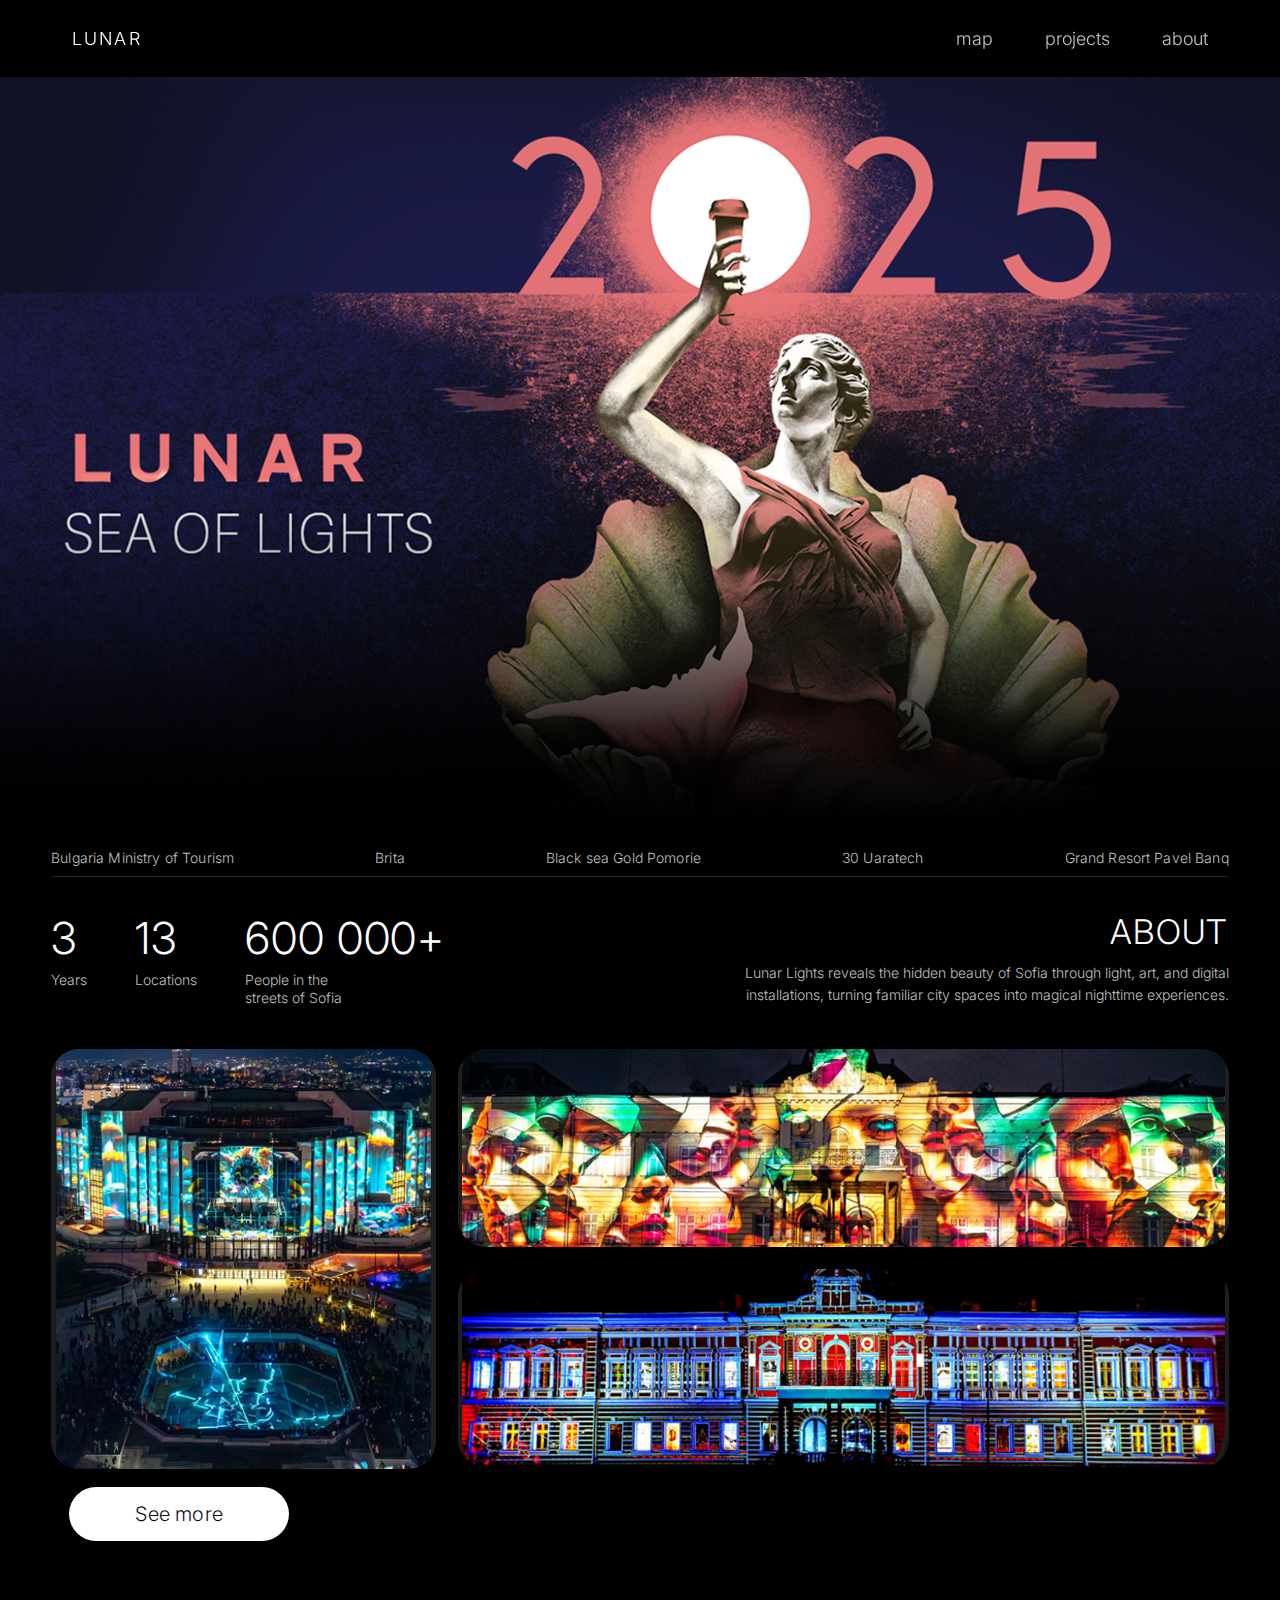
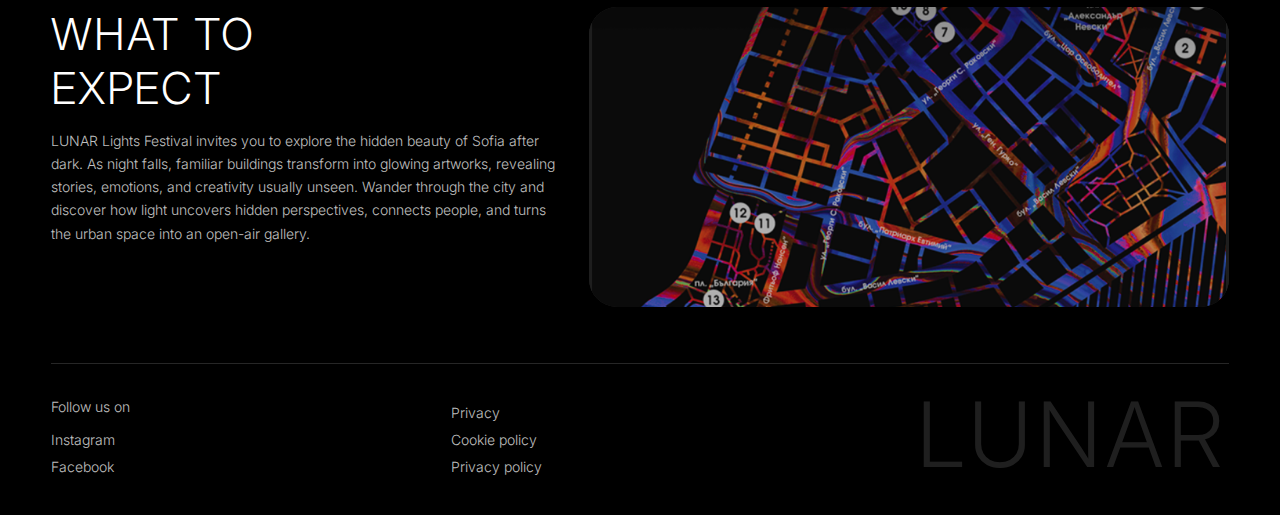
<file: index.html>
<!DOCTYPE html>
<html lang="en">
<head>
  <meta charset="UTF-8" />
  <meta name="viewport" content="width=device-width, initial-scale=1.0" />
  <title>LUNAR — Sea of Lights</title>

  <link rel="preconnect" href="https://fonts.googleapis.com">
  <link rel="preconnect" href="https://fonts.gstatic.com" crossorigin>
  <link href="https://fonts.googleapis.com/css2?family=Inter:wght@200;300;400&display=swap" rel="stylesheet">

  <link rel="stylesheet" href="style.css" />
</head>

<body>
  
  <header class="nav">
    <div class="nav__inner">
      <button class="nav__burger" aria-label="Open menu" aria-controls="mobileMenu" aria-expanded="false">
        ☰
      </button>

      <a class="nav__brand" href="index.html">LUNAR</a>

      <nav class="nav__links" aria-label="Main">
        <a href="map.html">map</a>
        <a href="projects.html">projects</a>
        <a href="about.html">about</a>
      </nav>
    </div>
  </header>

  
  <div class="menu" id="mobileMenu" aria-hidden="true">
    <div class="menu__panel">
      <button class="menu__close" aria-label="Close menu">✕</button>

      <div class="menu__top">
        <span class="menu__brand"></span>
      </div>

      <nav class="menu__links" aria-label="Mobile">
        <a href="index.html">home</a>
        <a href="map.html">map</a>
        <a href="projects.html">projects</a>
        <a href="about.html">about</a>
      </nav>
    </div>

    <div class="menu__backdrop" tabindex="-1"></div>
  </div>

  <main>
    
   <section class="hero">
  <picture>
    
    <source srcset="images/hero-mobile.png" media="(max-width: 720px)">
  
    <img class="hero__img" src="images/hero.png" alt="LUNAR Sea of Lights">
  </picture>
  <div class="hero-overlay"></div>
</section>


   
    <section class="sponsors container">
      <p>Bulgaria Ministry of Tourism</p>
      <p>Brita</p>
      <p>Black sea Gold Pomorie</p>
      <p>30 Uaratech</p>
      <p>Grand Resort Pavel Banq</p>
    </section>

    
    <section class="about-block container">
      <div class="stats">
        <div class="stat">
          <h3>3</h3>
          <p>Years</p>
        </div>
        <div class="stat">
          <h3>13</h3>
          <p>Locations</p>
        </div>
        <div class="stat">
          <h3>600&nbsp;000+</h3>
          <p>People in the<br>streets of Sofia</p>
        </div>
      </div>

      <div class="about-text">
        <h2>ABOUT</h2>
        <p>
          Lunar Lights reveals the hidden beauty of Sofia through light, art,
          and digital installations, turning familiar city spaces into magical
          nighttime experiences.
        </p>
      </div>
    </section>

    
    <section class="projects-preview container">
      <div class="project-grid">
        <div class="project-left">
          <a class="card tall" href="projects.html" aria-label="See projects">
            <img src="images/project1ndksin.png" alt="Lunar Lights projection 1">
          </a>

          <a class="btn-see-more" href="projects.html">See more</a>
        </div>

        <div class="project-right">
          <a class="card wide" href="projects.html" aria-label="Lunar Lights projection 2">
            <img src="images/project2dulga.png" alt="Lunar Lights projection 2">
          </a>

          <a class="card wide" href="projects.html" aria-label="Lunar Lights projection 3">
            <img src="images/project3dulga.png" alt="Lunar Lights projection 3">
          </a>
        </div>
      </div>
    </section>

    
    <section class="expect container">
      <div class="expect-text">
        <h2>WHAT TO<br>EXPECT</h2>
        <p>
          LUNAR Lights Festival invites you to explore the hidden beauty of Sofia after
          dark. As night falls, familiar buildings transform into glowing artworks,
          revealing stories, emotions, and creativity usually unseen. Wander through the
          city and discover how light uncovers hidden perspectives, connects people, and
          turns the urban space into an open-air gallery.
        </p>
      </div>

      <div class="expect-media card">
        <img src="images/map.png" alt="Map preview">
      </div>
    </section>
  </main>

  
  <footer class="footer">
    <div class="footer-inner container">
      <div class="footer-col">
        <p class="footer-title">Follow us on</p>
        <a href="#" aria-label="Instagram">Instagram</a>
        <a href="#" aria-label="Facebook">Facebook</a>
      </div>

      <div class="footer-col">
        <a href="#">Privacy</a>
        <a href="#">Cookie policy</a>
        <a href="#">Privacy policy</a>
      </div>

      <div class="footer-mark">LUNAR</div>
    </div>
  </footer>

  <script src="main.js" defer></script>
</body>
</html>
</file>
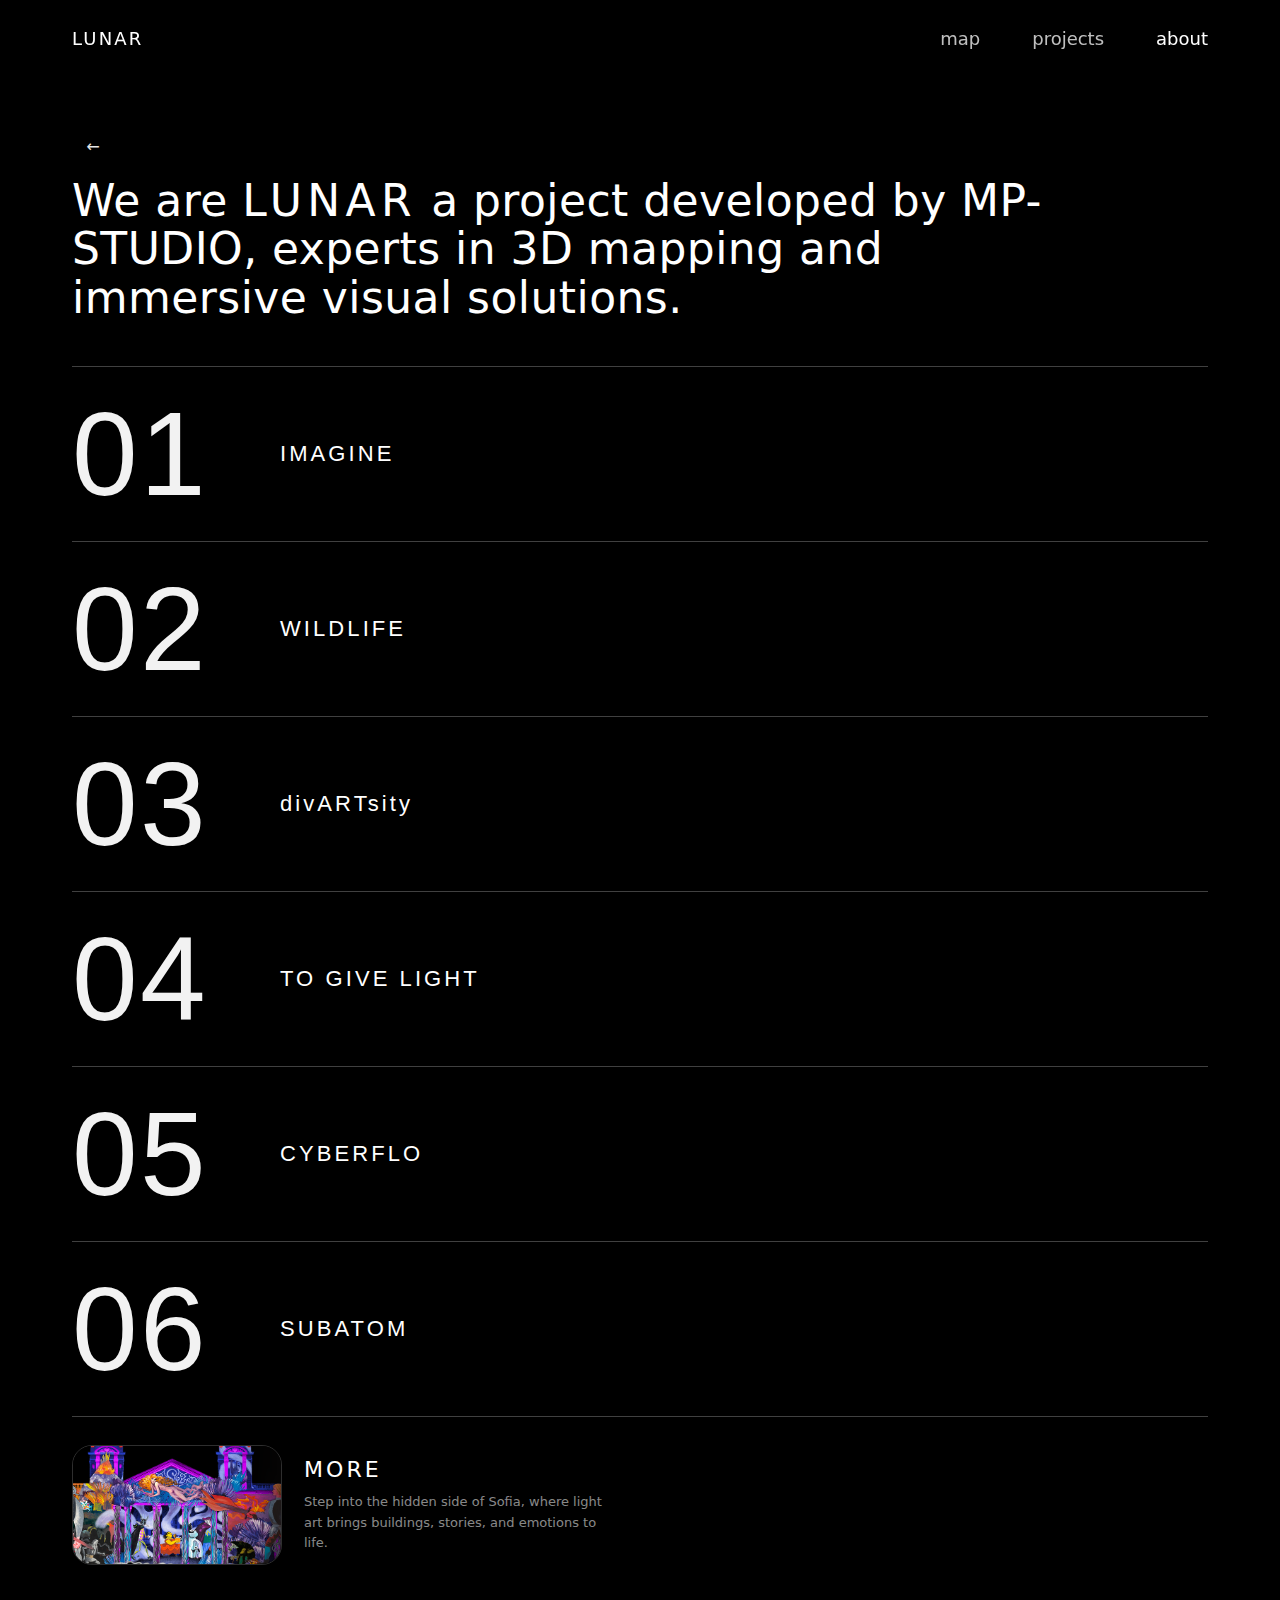
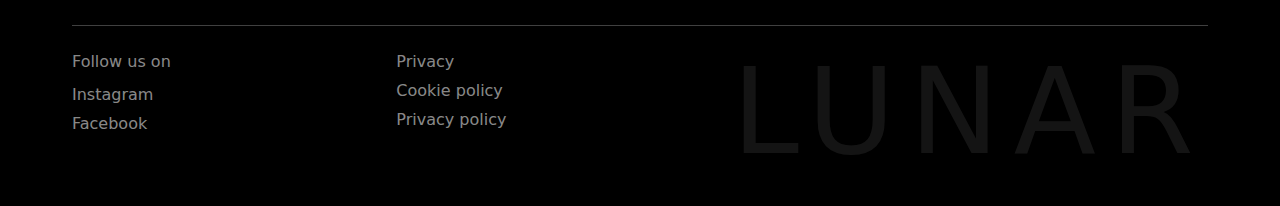
<file: about.html>
<!doctype html>
<html lang="en">
<head>
  <meta charset="utf-8" />
  <meta name="viewport" content="width=device-width, initial-scale=1" />
  <title>LUNAR — About</title>

  
  <link rel="stylesheet" href="projects.css" />

  <link rel="stylesheet" href="about.css" />
</head>

<body>

  
  <header class="nav">
    <div class="nav__inner">

      <button class="nav__burger" aria-label="Open menu" aria-controls="mobileMenu" aria-expanded="false">
        ☰
      </button>

      <a class="nav__brand" href="index.html">LUNAR</a>

      <nav class="nav__links" aria-label="Main">
        <a href="map.html">map</a>
        <a href="projects.html">projects</a>
        <a class="is-active" href="about.html">about</a>
      </nav>
    </div>
  </header>

  <div class="menu" id="mobileMenu" aria-hidden="true">
    <div class="menu__panel">
      <button class="menu__close" aria-label="Close menu">✕</button>

      <div class="menu__top">
        <span class="menu__brand"></span>
      </div>

      <nav class="menu__links" aria-label="Mobile">
        <a href="index.html">home</a>
        <a href="map.html">map</a>
        <a href="projects.html">projects</a>
        <a href="about.html">about</a>
      </nav>
    </div>

    <div class="menu__backdrop" tabindex="-1"></div>
  </div>



  <main class="aboutPage">
    <div class="aboutPage__inner">

       
      <a class="aboutBack" href="projects.html" aria-label="Go back" data-back>
        <span aria-hidden="true">←</span>
      </a>

      <h1 class="aboutTitle">
        We are <span class="aboutTitle__mark">LUNAR</span> a project developed by MP-STUDIO, experts in 3D mapping and immersive visual solutions.
      </h1>

      <section class="acc" aria-label="About sections">

        <article class="accItem">
          <button class="accBtn" type="button" aria-expanded="false" aria-controls="p01">
            <span class="accNum">01</span>
            <span class="accName">IMAGINE</span>
          </button>
          <div class="accPanel" id="p01" role="region" aria-label="IMAGINE details">
            <div class="accPanel__inner">
              Two videos, four static building projections, six light installations, and an interactive light-drawing workshop will await visitors.
              The route begins at the neoclassical façade of “Kvadrat 500,” where the 3D mapping show “Imagine” will be projected.
              The show explores the inner voices that guide our life choices and will mark Europe Day.
            </div>
          </div>
        </article>

        <article class="accItem">
          <button class="accBtn" type="button" aria-expanded="false" aria-controls="p02">
            <span class="accNum">02</span>
            <span class="accName">WILDLIFE</span>
          </button>
          <div class="accPanel" id="p02" role="region" aria-label="WILDLIFE details">
            <div class="accPanel__inner">
              At the beginning of the route of the festival is one of the favorite locations of the audience from the first edition in 2022 —
              the National Library “St. St. Cyril and Methodius”. The remarkable façade will make viewers fall in love with the planet Earth all over again,
              seeing the world through the bees’ eyes.
            </div>
          </div>
        </article>

        <article class="accItem">
          <button class="accBtn" type="button" aria-expanded="false" aria-controls="p03">
            <span class="accNum">03</span>
            <span class="accName">divARTsity</span>
          </button>
          <div class="accPanel" id="p03" role="region" aria-label="divARTsity details">
            <div class="accPanel__inner">
              The big surprise for all young and grown-up children will be the magnificent façade of the National Theater “Ivan Vazov”.
              In the year in which the doyenne of Bulgarian children’s illustration Lyuben Zidarov could reach his 100th anniversary,
              the neoclassical façade will invite the public to go on a magical journey through the world of fairy tales and magic,
              illustrated by his talented hand.
            </div>
          </div>
        </article>

        <article class="accItem">
          <button class="accBtn" type="button" aria-expanded="false" aria-controls="p04">
            <span class="accNum">04</span>
            <span class="accName">TO GIVE LIGHT</span>
          </button>
          <div class="accPanel" id="p04" role="region" aria-label="TO GIVE LIGHT details">
            <div class="accPanel__inner">
              Heading towards Knyaz Alexander I Square, visitors will pass through the Crystal garden,
              where fabulous transforming flowers in steampunk style will provoke their imagination and photography skills.
            </div>
          </div>
        </article>

        <article class="accItem">
          <button class="accBtn" type="button" aria-expanded="false" aria-controls="p05">
            <span class="accNum">05</span>
            <span class="accName">CYBERFLO</span>
          </button>
          <div class="accPanel" id="p05" role="region" aria-label="CYBERFLO details">
            <div class="accPanel__inner">
              A stunning visual journey inspired by the modern world, in which one has the opportunity to share every moment unlimitedly,
              will be the video mapping show “Infinite Universe”, which will transform the facade of the Bulgarian Development Bank
              at 1 “Deacon Ignaty” Str.
            </div>
          </div>
        </article>

        <article class="accItem">
          <button class="accBtn" type="button" aria-expanded="false" aria-controls="p06">
            <span class="accNum">06</span>
            <span class="accName">SUBATOM</span>
          </button>
          <div class="accPanel" id="p06" role="region" aria-label="SUBATOM details">
            <div class="accPanel__inner">
              The next stop will be the Largo, where the audience will be transported to a time and place where anything is possible
              thanks to a light installation created from old TVs and named Re:Flicker.
            </div>
          </div>
        </article>

        <a class="moreCard" href="projects.html" aria-label="More projects">
         <div class="moreCard__thumb">
  <img src="images/morendk.png" alt="More projects preview">
</div>

          <div class="moreCard__text">
            <div class="moreCard__title">MORE</div>
            <div class="moreCard__sub">
              Step into the hidden side of Sofia, where light art brings buildings, stories, and emotions to life.
            </div>
          </div>
        </a>

      </section>
    </div>
  </main>


  
  <footer class="footer">
    <div class="footer__line"></div>

    <div class="footer__inner">
      <div class="footer__col">
        <p class="footer__title">Follow us on</p>
        <a href="#">Instagram</a>
        <a href="#">Facebook</a>
      </div>

      <div class="footer__col">
        <a href="#">Privacy</a>
        <a href="#">Cookie policy</a>
        <a href="#">Privacy policy</a>
      </div>

      <div class="footer__mark">LUNAR</div>
    </div>
  </footer>


  <script>
    
    const backLink = document.querySelector("[data-back]");
    backLink?.addEventListener("click", (e) => {
      
      if (window.history.length > 1) {
        e.preventDefault();
        window.history.back();
      }
    });

    
    const burger = document.querySelector(".nav__burger");
    const menu = document.getElementById("mobileMenu");
    const menuPanel = menu?.querySelector(".menu__panel");
    const menuClose = menu?.querySelector(".menu__close");
    const menuBackdrop = menu?.querySelector(".menu__backdrop");

    function openMenu() {
      menu.classList.add("is-open");
      menu.setAttribute("aria-hidden", "false");
      burger.setAttribute("aria-expanded", "true");
      menuClose?.focus();
      document.body.style.overflow = "hidden";
    }

    function closeMenu() {
      menu.classList.remove("is-open");
      menu.setAttribute("aria-hidden", "true");
      burger.setAttribute("aria-expanded", "false");
      document.body.style.overflow = "";
      burger?.focus();
    }

    burger?.addEventListener("click", () => {
      menu.classList.contains("is-open") ? closeMenu() : openMenu();
    });
    menuClose?.addEventListener("click", closeMenu);
    menuBackdrop?.addEventListener("click", closeMenu);
    menuPanel?.addEventListener("click", (e) => e.stopPropagation());
    document.addEventListener("keydown", (e) => {
      if (e.key === "Escape" && menu.classList.contains("is-open")) closeMenu();
    });

    
    const items = Array.from(document.querySelectorAll(".accItem"));

    function setHeight(item, open) {
      const panel = item.querySelector(".accPanel");
      const inner = item.querySelector(".accPanel__inner");
      if (!panel || !inner) return;
      panel.style.maxHeight = open ? inner.scrollHeight + "px" : "0px";
    }

    function closeAll(except = null) {
      items.forEach((it) => {
        if (except && it === except) return;
        it.classList.remove("is-open");
        const btn = it.querySelector(".accBtn");
        btn?.setAttribute("aria-expanded", "false");
        setHeight(it, false);
      });
    }

    items.forEach((item) => {
      const btn = item.querySelector(".accBtn");
      btn.addEventListener("click", () => {
        const open = item.classList.contains("is-open");
        closeAll(item);

        if (!open) {
          item.classList.add("is-open");
          btn.setAttribute("aria-expanded", "true");
          setHeight(item, true);
        } else {
          item.classList.remove("is-open");
          btn.setAttribute("aria-expanded", "false");
          setHeight(item, false);
        }
      });
    });

    window.addEventListener("resize", () => {
      items.forEach((item) => {
        if (item.classList.contains("is-open")) setHeight(item, true);
      });
    });
  </script>

</body>
</html>
</file>
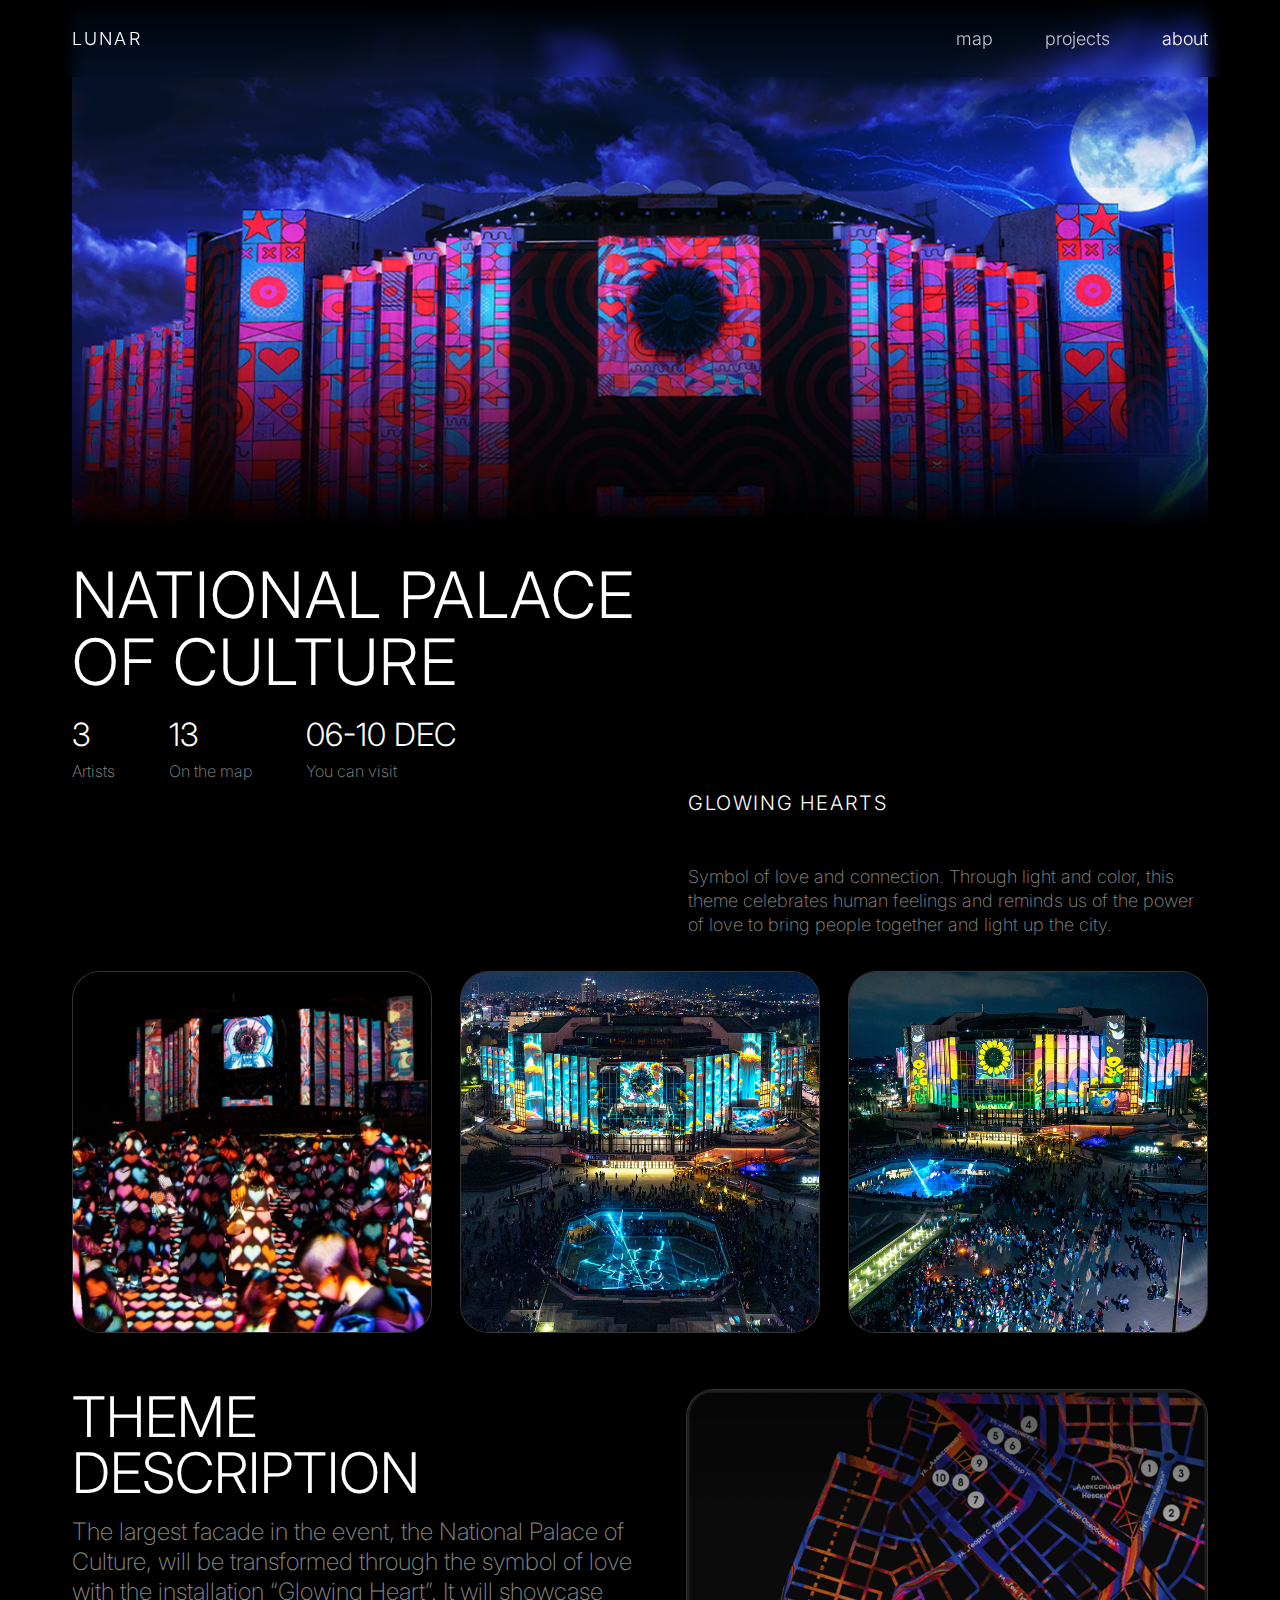
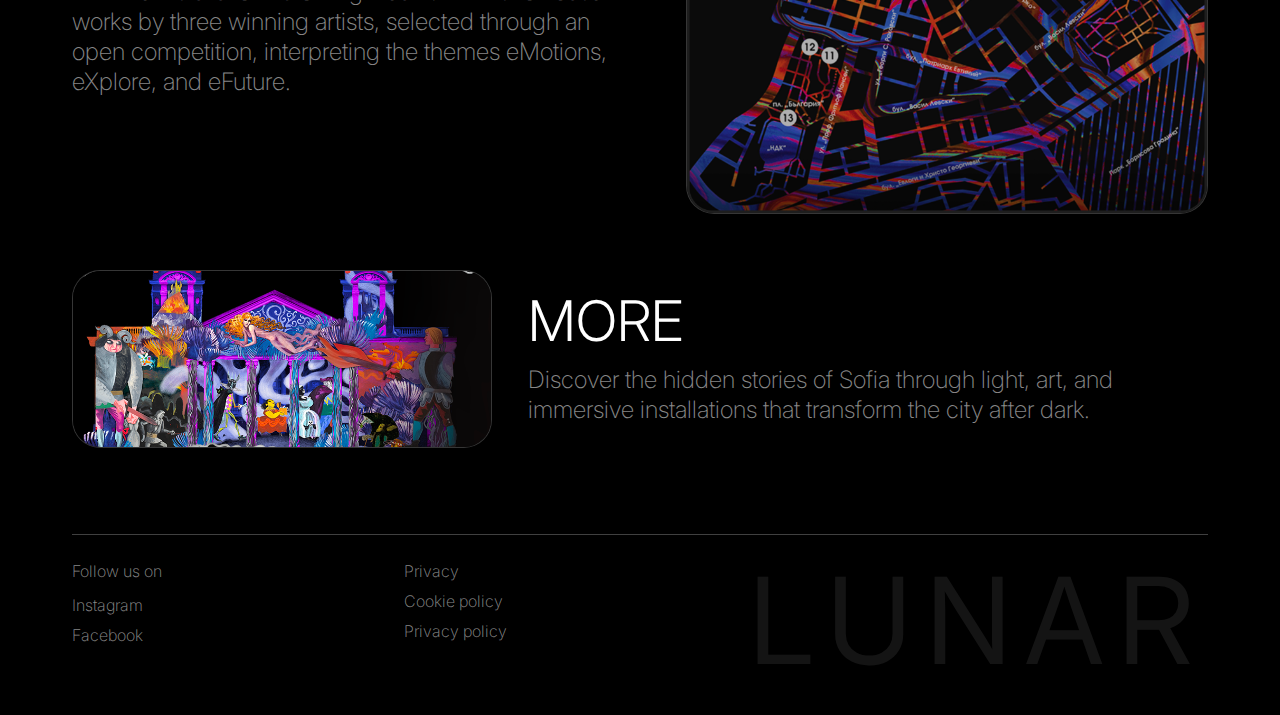
<file: ndk.html>
<!DOCTYPE html>
<html lang="en">
<head>
  <meta charset="UTF-8" />
  <meta name="viewport" content="width=device-width, initial-scale=1.0" />
  <title>LUNAR — National Palace of Culture</title>

  <link rel="preconnect" href="https://fonts.googleapis.com">
  <link rel="preconnect" href="https://fonts.gstatic.com" crossorigin>
  <link href="https://fonts.googleapis.com/css2?family=Inter:wght@200;300;400&display=swap" rel="stylesheet">

  <link rel="stylesheet" href="ndk.css" />
</head>

<body>

  <header class="nav">
    <div class="nav__inner">
      <button class="nav__burger" aria-label="Open menu" aria-controls="mobileMenu" aria-expanded="false">☰</button>

      <a class="nav__brand" href="index.html">LUNAR</a>

      <nav class="nav__links" aria-label="Main">
        <a href="map.html">map</a>
        <a href="projects.html">projects</a>
        <a class="is-active" href="about.html">about</a>
      </nav>
    </div>
  </header>

  
  <div class="menu" id="mobileMenu" aria-hidden="true">
    <div class="menu__panel">
      <button class="menu__close" aria-label="Close menu">✕</button>

      <div class="menu__top">
        <span class="menu__brand">LUNAR</span>
      </div>

      <nav class="menu__links" aria-label="Mobile">
        <a href="index.html">home</a>
        <a href="map.html">map</a>
        <a href="projects.html">projects</a>
        <a href="about.html">about</a>
      </nav>
    </div>

    <div class="menu__backdrop" tabindex="-1"></div>
  </div>

  <main class="page">
   
    <section class="hero">
      
      <img class="hero__img" src="images/ndk.png" alt="National Palace of Culture projection" />
      <div class="hero__fade"></div>
    </section>

    
    <section class="top">
      <h1 class="title">NATIONAL PALACE<br>OF CULTURE</h1>

      <div class="meta">
        <div class="meta__item">
          <div class="meta__num">3</div>
          <div class="meta__label">Artists</div>
        </div>
        <div class="meta__item">
          <div class="meta__num">13</div>
          <div class="meta__label">On the map</div>
        </div>
        <div class="meta__item">
          <div class="meta__num">06-10 DEC</div>
          <div class="meta__label">You can visit</div>
        </div>
      </div>

      <div class="theme">
        <div class="theme__name">GLOWING HEARTS</div>
        <p class="theme__desc">
          Symbol of love and connection. Through light and color, this theme celebrates human feelings
          and reminds us of the power of love to bring people together and light up the city.
        </p>
      </div>
    </section>

    
    <section class="gallery" aria-label="Project images">
      <div class="gallery__track">
        <article class="shot">
          <img src="images/ndk1.png" alt="NPK projection photo 1" />
        </article>
        <article class="shot">
          <img src="images/ndk2.png" alt="NPK projection photo 2" />
        </article>
        <article class="shot">
          <img src="images/ndk3.png" alt="NPK projection photo 3" />
        </article>
      </div>
    </section>

    
    <section class="details">
      <div class="details__text">
        <h2 class="h2">THEME<br>DESCRIPTION</h2>
        <p class="body">
          The largest facade in the event, the National Palace of Culture, will be transformed through the symbol
          of love with the installation “Glowing Heart”. It will showcase works by three winning artists, selected
          through an open competition, interpreting the themes eMotions, eXplore, and eFuture.
        </p>
      </div>

      <div class="details__map card">
        <img src="images/map.png" alt="Map preview" />
      </div>
    </section>

    
    <section class="more">
      <div class="more__img card">
        <img src="images/morendk.png" alt="More about LUNAR" />
      </div>
      <div class="more__text">
        <h2 class="h2">MORE</h2>
        <p class="body">
          Discover the hidden stories of Sofia through light, art, and immersive installations that transform the city after dark.
        </p>
      </div>
    </section>
  </main>

  
  <footer class="footer">
    <div class="footer__line"></div>

    <div class="footer__inner">
      <div class="footer__col">
        <p class="footer__title">Follow us on</p>
        <a href="#">Instagram</a>
        <a href="#">Facebook</a>
      </div>

      <div class="footer__col">
        <a href="#">Privacy</a>
        <a href="#">Cookie policy</a>
        <a href="#">Privacy policy</a>
      </div>

      <div class="footer__mark">LUNAR</div>
    </div>
  </footer>

  <script src="ndk.js"></script>
</body>
</html>
</file>
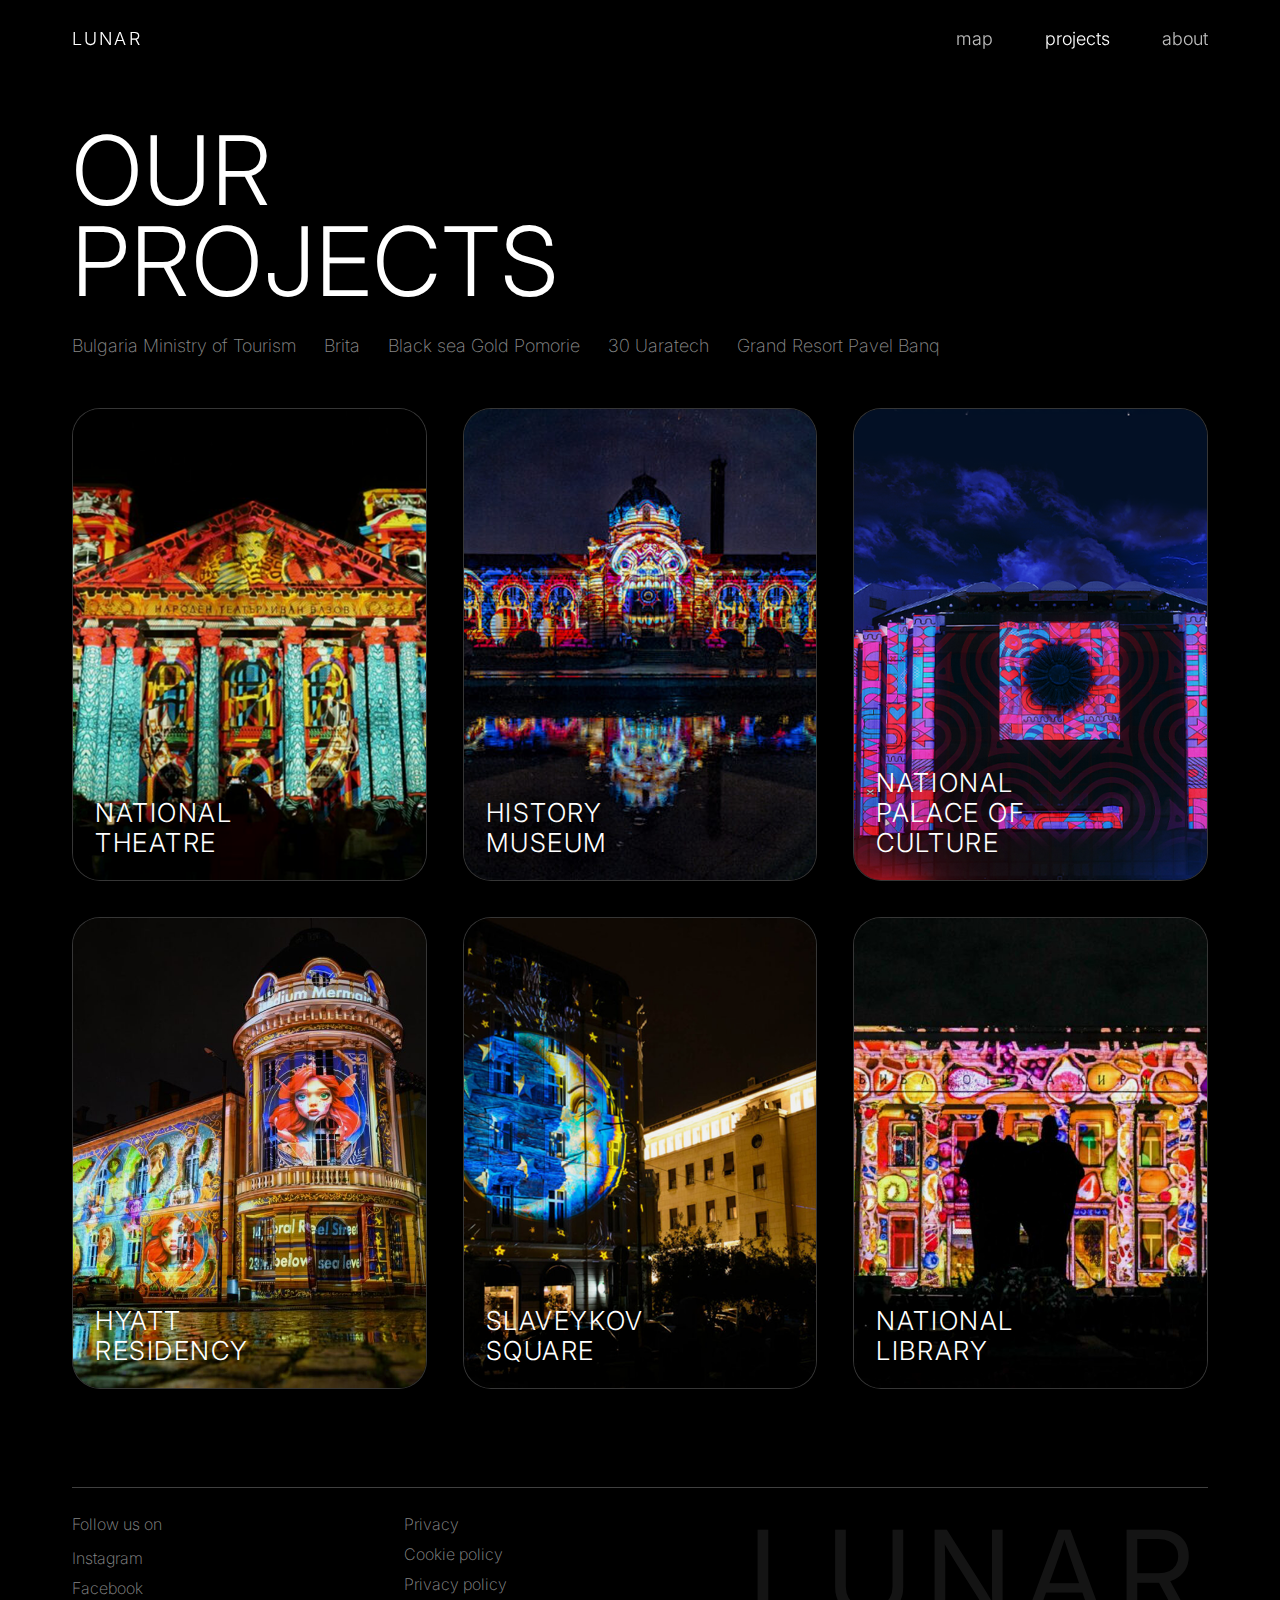
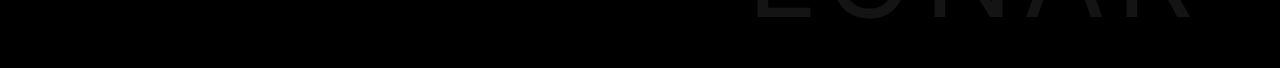
<file: projects.html>
<!DOCTYPE html>
<html lang="en">
<head>
  <meta charset="UTF-8" />
  <meta name="viewport" content="width=device-width, initial-scale=1.0" />
  <title>LUNAR – Projects</title>

  <link rel="preconnect" href="https://fonts.googleapis.com">
  <link rel="preconnect" href="https://fonts.gstatic.com" crossorigin>
  <link href="https://fonts.googleapis.com/css2?family=Inter:wght@200;300;400&display=swap" rel="stylesheet">

  <link rel="stylesheet" href="projects.css" />

</head>

<body>
  
  <header class="nav">
    <div class="nav__inner">
      
      <button class="nav__burger" aria-label="Open menu" aria-controls="mobileMenu" aria-expanded="false">
        ☰
      </button>

      <a class="nav__brand" href="index.html">LUNAR</a>

      
      <nav class="nav__links" aria-label="Main">
        <a href="map.html">map</a>
        <a class="is-active" href="projects.html">projects</a>
        <a href="about.html">about</a>
      </nav>
    </div>
  </header>

  
  <div class="menu" id="mobileMenu" aria-hidden="true">
    <div class="menu__panel">
      <button class="menu__close" aria-label="Close menu">✕</button>

      <div class="menu__top">
        <span class="menu__brand"></span>
      </div>

      <nav class="menu__links" aria-label="Mobile">
        <a href="index.html">home</a>
        <a href="map.html">map</a>
        <a href="projects.html">projects</a>
        <a href="about.html">about</a>
      </nav>
    </div>

    
    <div class="menu__backdrop" tabindex="-1"></div>
  </div>

  
  <main class="page">
    <section class="hero">
      <h1 class="hero__title">OUR<br>PROJECTS</h1>

      <div class="sponsors" aria-label="Sponsors">
        <span>Bulgaria Ministry of Tourism</span>
        <span>Brita</span>
        <span>Black sea Gold Pomorie</span>
        <span>30 Uaratech</span>
        <span>Grand Resort Pavel Banq</span>
      </div>
    </section>

    <section class="grid" aria-label="Project cards">
      
      <a class="card" href="theatre.html">
        <img src="images/theatre.png" alt="National Theatre" />
        <div class="card__label">NATIONAL<br>THEATRE</div>
      </a>

      
      <a class="card" href="museum.html">
        <img src="images/historymuseum.png" alt="History Museum" />
        <div class="card__label">HISTORY<br>MUSEUM</div>
      </a>

      
      <a class="card" href="ndk.html">
        <img src="images/ndk.png" alt="National Palace of Culture" />
        <div class="card__label">NATIONAL<br>PALACE OF<br>CULTURE</div>
      </a>

      
      <a class="card" href="#" aria-label="Hyatt Residency (coming soon)">
        <img src="images/hayatt.png" alt="Hyatt Residency" />
        <div class="card__label">HYATT<br>RESIDENCY</div>
      </a>

      
      <a class="card" href="#" aria-label="Slaveykov Square (coming soon)">
        <img src="images/slaveykov.png" alt="Slaveykov Square" />
        <div class="card__label">SLAVEYKOV<br>SQUARE</div>
      </a>

      
      <a class="card" href="#" aria-label="National Library (coming soon)">
        <img src="images/library.png" alt="National Library" />
        <div class="card__label">NATIONAL<br>LIBRARY</div>
      </a>
    </section>
  </main>

  
  <footer class="footer">
    <div class="footer__line"></div>

    <div class="footer__inner">
      <div class="footer__col">
        <p class="footer__title">Follow us on</p>
        <a href="#">Instagram</a>
        <a href="#">Facebook</a>
      </div>

      <div class="footer__col">
        <a href="#">Privacy</a>
        <a href="#">Cookie policy</a>
        <a href="#">Privacy policy</a>
      </div>

      <div class="footer__mark">LUNAR</div>
    </div>
  </footer>

  <script src="projects.js" defer></script>
</body>
</html>
</file>
<file: style.css>
:root{
  --bg:#000;
  --text:#fff;
  --muted:rgba(255,255,255,0.7);
  --line:rgba(255,255,255,0.15);
  --card:rgba(255,255,255,0.06);
  --radius:28px;
}

*{ box-sizing:border-box; }
html, body{ height:100%; }
body{
  margin:0;
  background:var(--bg);
  color:var(--text);
  font-family:"Inter", system-ui, -apple-system, Segoe UI, Roboto, Arial, sans-serif;
  font-weight:300;
}

a{ color:inherit; text-decoration:none; }
img{ width:100%; height:100%; object-fit:cover; display:block; }

.container{
  width:min(1200px, 92vw);
  margin:0 auto;
}

/* NAV */
:root{
  --bg:#000;
  --text:#fff;
  --muted:rgba(255,255,255,.75);
  --muted2:rgba(255,255,255,.55);
  --stroke:rgba(255,255,255,.18);
  --max:1200px;
}

*{box-sizing:border-box}
body{
  margin:0;
  background:var(--bg);
  color:var(--text);
  font-family:Inter, system-ui, -apple-system, Segoe UI, Roboto, Arial, sans-serif;
}

/* NAV (projects structure + home blur/glass) */
.nav{
  position:sticky;
  top:0;
  z-index:50;

  /* glass effect */
  background:linear-gradient(to bottom, rgba(0,0,0,0.85), rgba(0,0,0,0));
  backdrop-filter: blur(10px);
}
.nav__inner{
  max-width: var(--max);
  margin:0 auto;
  padding:28px 32px;
  display:flex;
  align-items:center;
  justify-content:space-between;
}
.nav__brand{
  color:var(--text);
  text-decoration:none;
  letter-spacing:.12em;
  font-weight:300;
  font-size:18px;
}
.nav__links{
  display:flex;
  gap:52px;
}
.nav__links a{
  color:var(--muted);
  text-decoration:none;
  font-weight:300;
  font-size:18px;
}
.nav__links a:hover{color:var(--text)}
.nav__links .is-active{color:var(--text)}

.nav__burger{
  display:none;
  background:none;
  border:none;
  color:var(--text);
  font-size:28px;
  line-height:1;
  cursor:pointer;
}

/* MOBILE MENU */
.menu{
  position:fixed;
  inset:0;
  display:none;
  z-index:100;
}
.menu.is-open{display:block}
.menu__panel{
  position:absolute;
  left:0;
  top:0;
  height:100%;
  width:min(78vw, 360px);
  background:rgba(18,18,18,.98);
  transform:translateX(-100%);
  transition:transform .25s ease;
  padding:28px 24px;
  z-index: 2;
}
.menu.is-open .menu__panel{transform:translateX(0)}
.menu__backdrop{
  position:absolute;
  inset:0;
  background:rgba(0,0,0,.55);
  z-index: 1;
}
.menu__close{
  position:absolute;
  top:22px;
  right:18px;
  background:none;
  border:none;
  color:var(--text);
  font-size:22px;
  cursor:pointer;
}
.menu__top{
  display:flex;
  justify-content:flex-end;
  margin-bottom:80px;
}
.menu__brand{
  letter-spacing:.12em;
  font-weight:300;
  font-size:18px;
}
.menu__links{
  display:flex;
  flex-direction:column;
  gap:26px;
}
.menu__links a{
  color:var(--muted);
  text-decoration:none;
  font-size:24px;
  font-weight:200;
}
.menu__links a:hover{color:var(--text)}

/* Responsive nav */
@media (max-width: 720px){
  .nav__inner{
    padding:26px 20px;
    justify-content:center;
    position:relative;
  }
  .nav__burger{
    display:block;
    position:absolute;
    left:18px;
  }
  .nav__links{display:none}
}

.nav-links{
  display:flex;
  gap:32px;
  font-size:16px;
  letter-spacing:0.02em;
}



/* HERO */
.hero{
  position:relative;
  width:100%;
  height:clamp( 60vh, 700px); /* shrinks nicely on small screens */
  overflow:hidden;
}

/* the actual responsive image */
.hero__img{
  width:100%;
  height:100%;
  object-fit:cover;
  object-position: 50% 12%; /* shifts image DOWN so the top (2025) stays visible */
  display:block;
}

/* On small screens you usually want even more top visible */
@media (max-width: 720px){
  .hero__img{
    object-position: 50% 18%;
  }
}


/* optional: slightly smaller hero on phones */
@media (max-width: 720px){
  .hero{
    height:clamp(240px, 42vh, 420px);
  }
}


.hero-overlay{
  position:absolute;
  inset:0;
  background:
    linear-gradient(to bottom,
      rgba(0,0,0,0) 0%,
      rgba(0,0,0,0) 55%,
      rgba(0,0,0,0.55) 78%,
      rgba(0,0,0,0.92) 92%,
      rgba(0,0,0,1) 100%
    );
  pointer-events:none;
}


/* SPONSORS */
.sponsors{
  display:flex;
  gap:26px;
  flex-wrap:wrap;
  justify-content:space-between;
  padding:26px 0 10px;
  color:var(--muted);
  border-bottom:1px solid var(--line);
}

.sponsors p{
  margin:0;
  font-size:14px;
  letter-spacing:0.01em;
}

/* ABOUT + STATS */
.about-block{
  display:grid;
  grid-template-columns: 1.2fr 1fr;
  gap:42px;
  padding:34px 0 14px;
}

.stats{
  display:flex;
  gap:48px;
  align-items:flex-start;
}

.stat h3{
  margin:0;
  font-weight:300;
  font-size:44px;
  letter-spacing:0.02em;
}

.stat p{
  margin:6px 0 0;
  color:var(--muted);
  font-size:14px;
  line-height:1.3;
}

.about-text{
  text-align:right;
}

.about-text h2{
  margin:0 0 10px;
  font-size:34px;
  letter-spacing:0.04em;
  font-weight:300;
}

.about-text p{
  margin:0;
  color:var(--muted);
  font-size:14px;
  line-height:1.6;
  max-width:520px;
  margin-left:auto;
}

/* Cards */
.card{
  border-radius:var(--radius);
  background:var(--card);
  overflow:hidden;
  box-shadow: 0 0 0 1px rgba(255,255,255,0.08) inset;
}

.project1ndksin img{
  border: 1px solid rgba(255, 255, 255, 0.4);
  border-radius: 20px; /* keep your rounded corners */
}

/* PROJECTS PREVIEW (your exact placement) */
.projects-preview{
  padding:28px 0 40px;
}

.project-grid{
  display:grid;
  grid-template-columns: 1fr 2fr;
  gap:22px;
  align-items:start;
}

.project-left{
  display:flex;
  flex-direction:column;
  gap:18px;
}

.project-right{
  display:flex;
  flex-direction:column;
  gap:22px;
}

.tall{
  height:420px;
}

.wide{
  height:198px;
}

.btn-see-more{
  display:inline-flex;
  align-items:center;
  justify-content:center;
  width: 220px;
  height: 54px;
  border-radius:999px;
  background:#fff;
  color:#111;
  font-weight:300;
  font-size:20px;
  letter-spacing:0.01em;
  margin-left:18px; /* slight offset like your design */
}

.btn-see-more:hover{ opacity:0.92; }

/* WHAT TO EXPECT */
.expect{
  display:grid;
  grid-template-columns: 1fr 1.25fr;
  gap:26px;
  padding:26px 0 56px;
  border-bottom:1px solid var(--line);
}

.expect-text h2{
  margin:0 0 14px;
  font-size:44px;
  font-weight:300;
  letter-spacing:0.04em;
}

.expect-text p{
  margin:0;
  color:var(--muted);
  font-size:14px;
  line-height:1.65;
  max-width:520px;
}

.expect-media{
  height:300px;
}

/* FOOTER */
.footer{
  padding:30px 0 40px;
}

.footer-inner{
  display:grid;
  grid-template-columns: 1fr 1fr 1fr;
  gap:22px;
  align-items:end;
  position:relative;
}

.footer-col{
  display:flex;
  flex-direction:column;
  gap:10px;
  color:var(--muted);
  font-size:14px;
}

.footer-title{
  margin:0 0 6px;
  color:var(--muted);
}

.footer-mark{
  justify-self:end;
  font-size:90px;
  letter-spacing:0.06em;
  opacity:0.12;
  line-height:0.9;
}

/* RESPONSIVE */
@media (max-width: 900px){
  .about-block{
    grid-template-columns:1fr;
    gap:18px;
  }
  .about-text{ text-align:left; }
  .stats{ gap:26px; flex-wrap:wrap; }
  .project-grid{
    grid-template-columns:1fr;
  }
  .tall{ height:360px; }
  .wide{ height:190px; }
  .btn-see-more{ margin-left:0; }
  .expect{
    grid-template-columns:1fr;
  }
  .expect-media{ height:260px; }
  .footer-inner{
    grid-template-columns:1fr 1fr;
  }
  .footer-mark{
    grid-column:1 / -1;
    justify-self:start;
    font-size:70px;
  }
}

@media (max-width: 520px){
  .nav-links{ gap:18px; font-size:14px; }
  .hero{ height:60vh; }
  .stat h3{ font-size:36px; }
  .about-text h2{ font-size:28px; }
  .expect-text h2{ font-size:36px; }
  .btn-see-more{ width:190px; font-size:18px; }
}
</file>
<file: projects.css>
:root{
  --bg:#000;
  --text:#fff;
  --muted:rgba(255,255,255,.75);
  --muted2:rgba(255,255,255,.55);
  --stroke:rgba(255,255,255,.18);   
  --cardRadius:28px;
  --max:1200px;
}

*{box-sizing:border-box}
html,body{height:100%}
body{
  margin:0;
  background:var(--bg);
  color:var(--text);
  font-family:Inter, system-ui, -apple-system, Segoe UI, Roboto, Arial, sans-serif;
}


.nav{
  position:sticky;
  top:0;
  z-index:50;

  
  background: linear-gradient(to bottom, rgba(0,0,0,0.85), rgba(0,0,0,0));
  backdrop-filter: blur(10px);
  -webkit-backdrop-filter: blur(10px);
}

.nav__inner{
  max-width: var(--max);
  margin:0 auto;
  padding:28px 32px;
  display:flex;
  align-items:center;
  justify-content:space-between;
}
.nav__brand{
  color:var(--text);
  text-decoration:none;
  letter-spacing:.12em;
  font-weight:300;
  font-size:18px;
}
.nav__links{
  display:flex;
  gap:52px; 
}
.nav__links a{
  color:var(--muted);
  text-decoration:none;
  font-weight:300;
  font-size:18px;
}
.nav__links a:hover{color:var(--text)}
.nav__links .is-active{color:var(--text)}

.nav__burger{
  display:none;
  background:none;
  border:none;
  color:var(--text);
  font-size:28px;
  line-height:1;
  cursor:pointer;
}


.menu{
  position:fixed;
  inset:0;
  display:none;
  z-index:100;
}
.menu.is-open{display:block}
.menu__panel{
  position:absolute;
  left:0;
  top:0;
  height:100%;
  width:min(78vw, 360px);
  background:rgba(18,18,18,.98);
  transform:translateX(-100%);
  transition:transform .25s ease;
  padding:28px 24px;
  z-index: 2;
}
.menu.is-open .menu__panel{
  transform:translateX(0);
}
.menu__backdrop{
  position:absolute;
  inset:0;
  background:rgba(0,0,0,.55);
  z-index: 1;
}
.menu__close{
  position:absolute;
  top:22px;
  right:18px;
  background:none;
  border:none;
  color:var(--text);
  font-size:22px;
  cursor:pointer;
}
.menu__top{
  display:flex;
  justify-content:flex-end;
  margin-bottom:80px;
}
.menu__brand{
  letter-spacing:.12em;
  font-weight:300;
  font-size:18px;
}
.menu__links{
  display:flex;
  flex-direction:column;
  gap:26px;
}
.menu__links a{
  color:var(--muted);
  text-decoration:none;
  font-size:24px;
  font-weight:200;
}
.menu__links a:hover{color:var(--text)}


.page{
  max-width: var(--max);
  margin:0 auto;
  padding:48px 32px 40px;
}

.hero__title{
  margin:0;
  font-size:96px;         
  font-weight:300;         
  letter-spacing:.02em;
  line-height:0.95;
}

.sponsors{
  margin-top:28px;
  display:flex;
  flex-wrap:wrap;
  gap:28px;
  color:var(--muted2);
  font-weight:200;
  font-size:18px;
}


.grid{
  margin-top:52px;
  display:grid;
  grid-template-columns: repeat(3, 1fr);
  gap:36px;
  padding-bottom:32px;
}

.card{
  position:relative;
  display:block;
  border-radius: var(--cardRadius);
  overflow:hidden;
  text-decoration:none;
  border:1px solid var(--stroke); 
  background:#0a0a0a;
}
.card img{
  width:100%;
  height:100%;
  display:block;
  object-fit:cover;
  aspect-ratio: 3 / 4; 
  opacity:.95;
}
.card__label{
  position:absolute;
  left:22px;
  bottom:22px;
  right:22px;
  color:var(--text);
  font-size:26px;
  font-weight:300;
  letter-spacing:.06em;
  line-height:1.15;
  text-transform:uppercase;
  text-shadow:0 2px 18px rgba(0,0,0,.9);
}


.footer{
  max-width: var(--max);
  margin:0 auto;
  padding:0 32px 34px;
}
.footer__line{
  height:1px;
  background:rgba(255,255,255,.25);
  margin:26px 0;
}
.footer__inner{
  display:flex;
  align-items:flex-start;
  justify-content:space-between;
  gap:40px;
}
.footer__col{
  display:flex;
  flex-direction:column;
  gap:10px;
  font-weight:200;
  color:var(--muted2);
}
.footer__col a{
  color:var(--muted2);
  text-decoration:none;
  font-size:16px;
}
.footer__col a:hover{color:var(--text)}
.footer__title{margin:0 0 4px; font-size:16px; color:var(--muted2)}
.footer__mark{
  font-size:120px;
  letter-spacing:.12em;
  opacity:.08;
  line-height:1;
  user-select:none;
}


@media (max-width: 980px){
  .hero__title{font-size:72px}
  .grid{grid-template-columns: repeat(2, 1fr)}
}

@media (max-width: 720px){
  .nav__inner{
    padding:26px 20px;
    justify-content:center;
    position:relative;
  }
  .nav__burger{
    display:block;
    position:absolute;
    left:18px;
  }
  .nav__links{display:none}
  .page{padding:34px 20px 30px}
  .hero__title{font-size:64px}
  .sponsors{font-size:16px; gap:18px}
  .grid{gap:22px}
  .card__label{font-size:22px}
  .footer{padding:0 20px 28px}
  .footer__inner{flex-direction:row}
  .footer__mark{font-size:92px}
}

@media (max-width: 420px){
  .hero__title{font-size:54px}
}
</file>
<file: about.css>
.aboutPage{
  max-width: var(--max);
  margin:0 auto;
  padding:48px 32px 24px;
}


.aboutBack{
  display:inline-flex;
  align-items:center;
  justify-content:center;
  width:42px;
  height:42px;
  border-radius:999px;
  color:var(--text);
  text-decoration:none;
  opacity:.9;
}
.aboutBack:hover{opacity:1}


.aboutTitle{
  margin: 10px 0 44px;
  font-size: 44px;
  font-weight: 200;
  line-height: 1.1;
  letter-spacing: .01em;
  max-width: 980px;
}
.aboutTitle__mark{
  letter-spacing: .12em;
  font-weight: 300;
}


.acc{
  border-top: 1px solid rgba(255,255,255,.25);
}


.accItem{
  border-bottom: 1px solid rgba(255,255,255,.25);
}


.accBtn{
  width:100%;
  background:transparent;
  border:0;
  padding:28px 0;
  cursor:pointer;
  color:var(--text);
  text-align:left;

  display:grid;
  grid-template-columns: 190px 1fr;
  align-items:center;
  gap:18px;
}


.accNum{
  font-size:118px;
  font-weight:200;
  line-height:1;
  letter-spacing:.02em;
  opacity:.95;
}


.accName{
  font-size:22px;
  font-weight:300;
  letter-spacing:.14em;
}


.accPanel{
  max-height:0px;
  overflow:hidden;
  transition:max-height .28s ease;
}

.accPanel__inner{
  padding: 0 0 26px;
  margin-left: 208px;     
  max-width: 620px;

  font-size:13px;
  line-height:1.55;
  font-weight:200;
  color:var(--muted2);
}


.moreCard{
  display:flex;
  align-items:center;
  gap:22px;
  text-decoration:none;
  padding:28px 0 10px;
}

.moreCard__thumb{
  width:210px;
  height:120px;
  border-radius:20px;
  border:1px solid var(--stroke);
  overflow:hidden;
  box-shadow:0 12px 30px rgba(0,0,0,.45);
}

.moreCard__thumb img{
  width:100%;
  height:100%;
  object-fit:cover;
  display:block;
}

.moreCard__text{
  display:flex;
  flex-direction:column;
  gap:10px;
}

.moreCard__title{
  color:var(--text);
  letter-spacing:.14em;
  font-weight:300;
  font-size:22px;
}

.moreCard__sub{
  max-width:320px;
  font-size:13px;
  line-height:1.55;
  font-weight:200;
  color:var(--muted2);
}

.moreCard:hover .moreCard__thumb{
  border-color: rgba(255,255,255,.28);
}



@media (max-width: 980px){
  .aboutTitle{ font-size:40px; }
  .accBtn{ grid-template-columns:160px 1fr; }
  .accNum{ font-size:100px; }
  .accPanel__inner{ margin-left:178px; }
}

@media (max-width: 720px){
  .aboutPage{ padding:34px 20px 20px; }
  .aboutTitle{ font-size:34px; margin-bottom:34px; }

  .accBtn{
    grid-template-columns:120px 1fr;
    padding:22px 0;
  }
  .accNum{ font-size:84px; }
  .accName{ font-size:18px; letter-spacing:.12em; }

  .accPanel__inner{
    margin-left:0;
    padding:0 0 20px;
    max-width:560px;
  }

  .moreCard{ gap:16px; padding-top:22px; }
  .moreCard__thumb{
    width:160px;
    height:96px;
    border-radius:18px;
  }
}

@media (max-width: 420px){
  .aboutTitle{ font-size:30px; }
  .accBtn{ grid-template-columns:96px 1fr; }
  .accNum{ font-size:72px; }
}
</file>
<file: ndk.css>
:root{
  --bg:#000;
  --text:#fff;
  --muted:rgba(255,255,255,.75);
  --muted2:rgba(255,255,255,.55);
  --stroke:rgba(255,255,255,.18);
  --max:1200px;
  --radius:28px;
}

*{box-sizing:border-box}
html,body{height:100%}
body{
  margin:0;
  background:var(--bg);
  color:var(--text);
  font-family:Inter, system-ui, -apple-system, Segoe UI, Roboto, Arial, sans-serif;
}


.nav{
  position:sticky;
  top:0;
  z-index:50;
  background:linear-gradient(to bottom, rgba(0,0,0,0.85), rgba(0,0,0,0));
  backdrop-filter: blur(8px);
}
.nav__inner{
  max-width: var(--max);
  margin:0 auto;
  padding:28px 32px;
  display:flex;
  align-items:center;
  justify-content:space-between;
}
.nav__brand{
  color:var(--text);
  text-decoration:none;
  letter-spacing:.12em;
  font-weight:300;
  font-size:18px;
}
.nav__links{display:flex; gap:52px;}
.nav__links a{
  color:var(--muted);
  text-decoration:none;
  font-weight:300;
  font-size:18px;
}
.nav__links a:hover{color:var(--text)}
.nav__links .is-active{color:var(--text)}

.nav__burger{
  display:none;
  background:none;
  border:none;
  color:var(--text);
  font-size:28px;
  cursor:pointer;
}


.menu{position:fixed; inset:0; display:none; z-index:100;}
.menu.is-open{display:block}
.menu__panel{
  position:absolute; left:0; top:0;
  height:100%;
  width:min(78vw, 360px);
  background:rgba(18,18,18,.98);
  transform:translateX(-100%);
  transition:transform .25s ease;
  padding:28px 24px;
  z-index:2; 
}
.menu.is-open .menu__panel{transform:translateX(0)}
.menu__backdrop{
  position:absolute; inset:0;
  background:rgba(0,0,0,.55);
  z-index:1;
}
.menu__close{
  position:absolute; top:22px; right:18px;
  background:none; border:none; color:var(--text);
  font-size:22px; cursor:pointer;
}
.menu__top{display:flex; justify-content:flex-end; margin-bottom:80px;}
.menu__brand{letter-spacing:.12em; font-weight:300; font-size:18px;}
.menu__links{display:flex; flex-direction:column; gap:26px;}
.menu__links a{
  color:var(--muted);
  text-decoration:none;
  font-size:24px;
  font-weight:200;
}
.menu__links a:hover{color:var(--text)}


.page{
  max-width: var(--max);
  margin:0 auto;
  padding:0 32px 60px;
}

.card{
  border:1px solid var(--stroke);
  border-radius:var(--radius);
  overflow:hidden;
  background:#0a0a0a;
}


.hero{
  position:relative;
  margin-top:-70px; 
}
.hero__img{
  width:100%;
  height:520px;
  object-fit:cover;
  display:block;
}
.hero__fade{
  position:absolute;
  left:0; right:0; bottom:0;
  height:220px;
  background:linear-gradient(to bottom, rgba(0,0,0,0), rgba(0,0,0,1));
}

.top{padding-top:34px;}
.title{
  margin:0;
  font-weight:300;
  letter-spacing:.02em;
  line-height:1.05;
  font-size:64px; 
}

.meta{
  margin-top:22px;
  display:flex;
  align-items:flex-start;
  gap:54px;
}
.meta__num{
  font-size:32px;  
  font-weight:300;
  line-height:1.1;
}
.meta__label{
  margin-top:8px;
  font-size:16px;
  color:var(--muted2);
  font-weight:200;
}

.theme{
  margin-top:10px;
  display:grid;
  grid-template-columns: 1fr 520px;
  gap:40px;
  align-items:start;
}
.theme__name{
  grid-column:2 / 3;
  font-size:20px;
  letter-spacing:.08em;
  font-weight:300;
  color:var(--text);
}
.theme__desc{
  grid-column:2 / 3;
  margin:10px 0 0;
  font-size:18px;
  font-weight:200;
  color:var(--muted2);
  line-height:1.35;
}


.gallery{margin-top:34px;}
.gallery__track{
  display:grid;
  grid-template-columns: repeat(3, 1fr);
  gap:28px;
}
.shot{
  border:1px solid var(--stroke);
  border-radius:var(--radius);
  overflow:hidden;
  background:#0a0a0a;
}
.shot img{
  width:100%;
  height:360px;
  object-fit:cover;
  display:block;
}


.details{
  margin-top:56px;
  display:grid;
  grid-template-columns: 1.1fr 1fr;
  gap:40px;
  align-items:start;
}
.h2{
  margin:0 0 16px;
  font-size:56px;
  font-weight:300;
  line-height:1;
}
.body{
  margin:0;
  font-size:24px;
  font-weight:200;
  line-height:1.25;
  color:var(--muted2);
}
.details__map img{
  width:100%;
  height:auto;
  display:block;
}


.more{
  margin-top:56px;
  display:grid;
  grid-template-columns: 420px 1fr;
  gap:36px;
  align-items:center;
}
.more__img img{width:100%; height:auto; display:block;}


.footer{
  max-width: var(--max);
  margin:0 auto;
  padding:0 32px 34px;
}
.footer__line{height:1px; background:rgba(255,255,255,.25); margin:26px 0;}
.footer__inner{display:flex; justify-content:space-between; gap:40px;}
.footer__col{display:flex; flex-direction:column; gap:10px; color:var(--muted2); font-weight:200;}
.footer__col a{color:var(--muted2); text-decoration:none; font-size:16px;}
.footer__col a:hover{color:var(--text)}
.footer__title{margin:0 0 4px; font-size:16px; color:var(--muted2)}
.footer__mark{
  font-size:120px;
  letter-spacing:.12em;
  opacity:.08;
  line-height:1;
  user-select:none;
}


@media (max-width: 980px){
  .title{font-size:54px}
  .h2{font-size:54px}
  .body{font-size:26px}
  .details{grid-template-columns: 1fr}
  .theme{grid-template-columns: 1fr}
  .theme__name, .theme__desc{grid-column:auto}
  .gallery__track{grid-template-columns: 1fr; }
  .shot img{height:420px}
  .more{grid-template-columns: 1fr}
}

@media (max-width: 720px){
  .nav__inner{
    padding:26px 20px;
    justify-content:center;
    position:relative;
  }
  .nav__burger{
    display:block;
    position:absolute;
    left:18px;
  }
  .nav__links{display:none}

  .page{padding:0 20px 50px}

  .hero__img{height:300px}

  .title{font-size:44px}
  .meta{gap:26px}
  .meta__num{font-size:28px}

  
  .gallery__track{
    display:flex;
    gap:16px;
    overflow-x:auto;
    padding-bottom:6px;
    scroll-snap-type:x mandatory;
    -webkit-overflow-scrolling: touch;
  }
  .shot{
    min-width: 70%;
    scroll-snap-align:start;
  }
  .shot img{height:320px}

  .h2{font-size:44px}
  .body{font-size:20px; line-height:1.35}

  .footer{padding:0 20px 28px}
  .footer__mark{font-size:92px}
}
</file>
